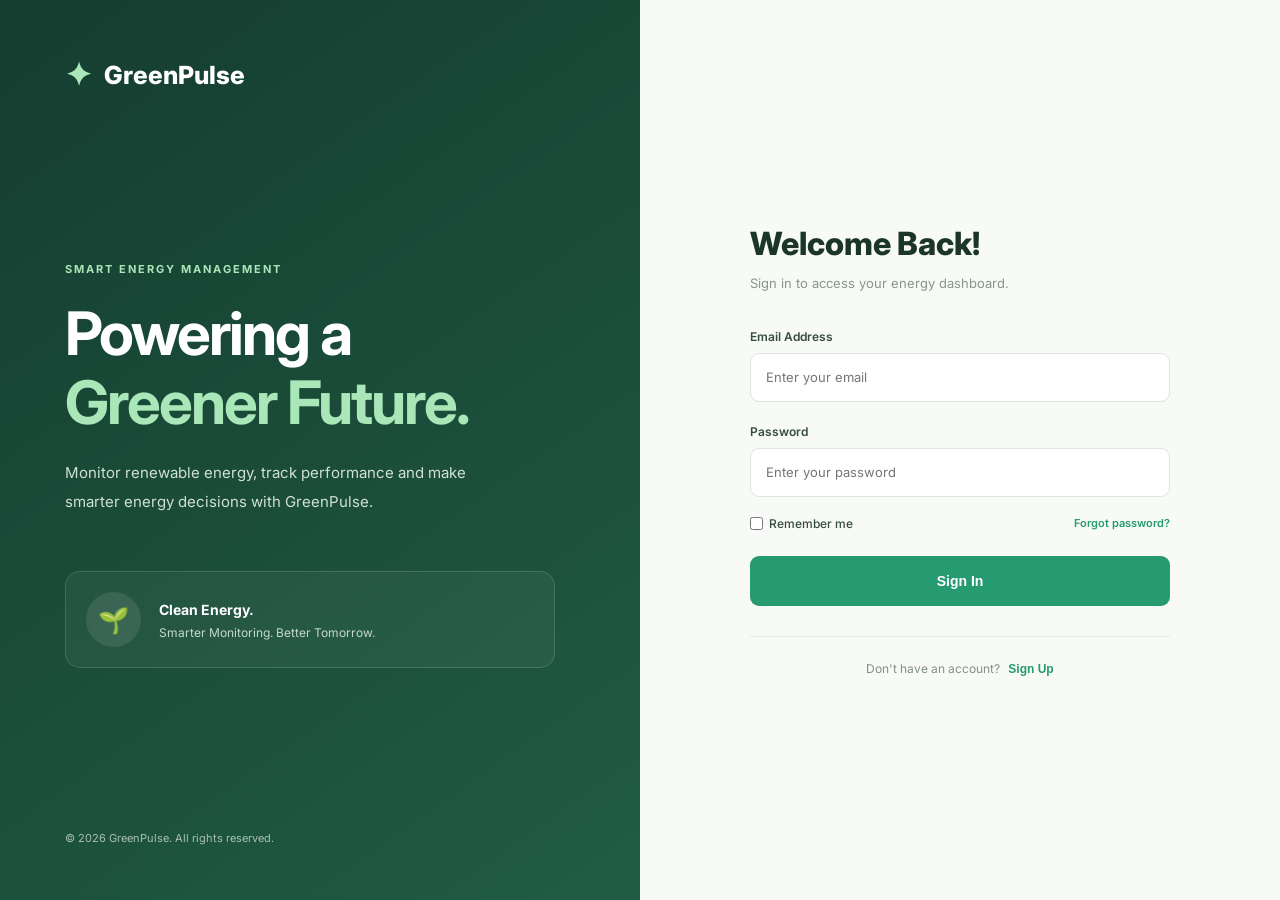
<file: frontend/login.html>
<!DOCTYPE html>
<html lang="en">
<head>
    <meta charset="UTF-8">
    <meta name="viewport" content="width=device-width, initial-scale=1.0">
    <title>GreenPulse | Welcome</title>
    <link rel="stylesheet" href="auth.css">
</head>

<body>

    <div class="auth-container">

        <div class="auth-left">
            <div class="brand">
                <span class="brand-icon">✦</span>
                <span>GreenPulse</span>
            </div>

            <div class="welcome-content">
                <span class="eyebrow">SMART ENERGY MANAGEMENT</span>

                <h1>Powering a<br>
                    <span>Greener Future.</span>
                </h1>

                <p>
                    Monitor renewable energy, track performance
                    and make smarter energy decisions with GreenPulse.
                </p>

                <div class="energy-decoration">
                    <div class="energy-circle">🌱</div>
                    <div>
                        <strong>Clean Energy.</strong>
                        <p>Smarter Monitoring. Better Tomorrow.</p>
                    </div>
                </div>
            </div>

            <div class="left-footer">
                © 2026 GreenPulse. All rights reserved.
            </div>
        </div>


        <div class="auth-right">

            <div class="auth-card">

                <div class="mobile-brand">✦ GreenPulse</div>

                <div class="auth-heading">
                    <h2 id="formTitle">Welcome Back!</h2>
                    <p id="formSubtitle">
                        Sign in to access your energy dashboard.
                    </p>
                </div>


                <!-- Login Form -->

                <form id="loginForm">

                    <label>Email Address</label>
                    <input
                        type="email"
                        id="loginEmail"
                        placeholder="Enter your email"
                        required
                    >

                    <label>Password</label>
                    <input
                        type="password"
                        id="loginPassword"
                        placeholder="Enter your password"
                        required
                    >

                    <div class="form-options">
                        <label class="remember">
                            <input type="checkbox" id="rememberMe">
                            Remember me
                        </label>

                        <a href="#" id="forgotPassword">
                            Forgot password?
                        </a>
                    </div>

                    <button type="submit" class="auth-button">
                        Sign In
                    </button>

                </form>


                <!-- Registration Form -->

                <form id="registerForm" class="hidden">

                    <label>Full Name</label>
                    <input
                        type="text"
                        id="registerName"
                        placeholder="Enter your full name"
                        required
                    >

                    <label>Email Address</label>
                    <input
                        type="email"
                        id="registerEmail"
                        placeholder="Enter your email"
                        required
                    >

                    <label>Password</label>
                    <input
                        type="password"
                        id="registerPassword"
                        placeholder="Create a password (minimum 8 characters)"
                        minlength="8"
                        required
                    >

                    <label>Confirm Password</label>
                    <input
                        type="password"
                        id="confirmPassword"
                        placeholder="Confirm your password"
                        required
                    >

                    <button type="submit" class="auth-button">
                        Create Account
                    </button>

                </form>


                <div id="authMessage" class="auth-message"></div>


                <div class="switch-auth">
                    <span id="switchText">Don't have an account?</span>
                    <button type="button" id="switchButton">
                        Sign Up
                    </button>
                </div>

            </div>

        </div>

    </div>

    <script src="auth.js"></script>

</body>
</html>
</file>
<file: frontend/auth.css>
@import url('https://fonts.googleapis.com/css2?family=Inter:wght@400;500;600;700;800&display=swap');

* {
    margin: 0;
    padding: 0;
    box-sizing: border-box;
}

body {
    font-family: 'Inter', sans-serif;
    background: #f4f7f5;
    min-height: 100vh;
    color: #20352c;
}

.auth-container {
    display: grid;
    grid-template-columns: 1fr 1fr;
    min-height: 100vh;
}

/* Left Section */

.auth-left {
    background: linear-gradient(145deg, #153d30, #205c43);
    color: white;
    padding: 55px 65px;
    display: flex;
    flex-direction: column;
    justify-content: space-between;
}

.brand {
    display: flex;
    align-items: center;
    gap: 12px;
    font-size: 25px;
    font-weight: 800;
}

.brand-icon {
    color: #a9e6b8;
    font-size: 32px;
}

.welcome-content {
    max-width: 490px;
}

.eyebrow {
    color: #a9e6b8;
    font-size: 11px;
    letter-spacing: 2px;
    font-weight: 700;
}

.welcome-content h1 {
    font-size: clamp(40px, 5vw, 60px);
    line-height: 1.15;
    margin: 22px 0;
    letter-spacing: -2px;
}

.welcome-content h1 span {
    color: #a9e6b8;
}

.welcome-content > p {
    color: #d0e0d7;
    font-size: 15px;
    line-height: 1.9;
    max-width: 420px;
}

.energy-decoration {
    display: flex;
    align-items: center;
    gap: 18px;
    margin-top: 55px;
    padding: 20px;
    border: 1px solid #ffffff25;
    border-radius: 15px;
    background: #ffffff0c;
}

.energy-circle {
    width: 55px;
    height: 55px;
    background: #ffffff18;
    border-radius: 50%;
    display: grid;
    place-items: center;
    font-size: 25px;
}

.energy-decoration strong {
    font-size: 14px;
}

.energy-decoration p {
    color: #c4d9cc;
    font-size: 12px;
    margin-top: 6px;
}

.left-footer {
    color: #a8c0b2;
    font-size: 11px;
}

/* Right Section */

.auth-right {
    display: flex;
    align-items: center;
    justify-content: center;
    padding: 40px;
    background: #f8faf8;
}

.auth-card {
    width: 100%;
    max-width: 420px;
}

.mobile-brand {
    display: none;
    color: #205c43;
    font-size: 22px;
    font-weight: 800;
    margin-bottom: 35px;
}

.auth-heading {
    margin-bottom: 35px;
}

.auth-heading h2 {
    font-size: 32px;
    font-weight: 800;
    color: #1c352a;
    margin-bottom: 10px;
}

.auth-heading p {
    font-size: 13px;
    color: #87958d;
    line-height: 1.6;
}

/* Forms */

form {
    display: flex;
    flex-direction: column;
}

form label {
    font-size: 12px;
    font-weight: 600;
    margin-bottom: 9px;
    color: #354c40;
}

form input:not([type="checkbox"]) {
    height: 49px;
    border: 1px solid #dce5df;
    border-radius: 9px;
    padding: 0 15px;
    font-family: inherit;
    font-size: 13px;
    outline: none;
    margin-bottom: 22px;
    background: white;
    transition: 0.2s;
}

form input:focus {
    border-color: #269b72;
    box-shadow: 0 0 0 3px #269b7215;
}

.form-options {
    display: flex;
    justify-content: space-between;
    align-items: center;
    margin: -3px 0 25px;
    font-size: 11px;
}

.remember {
    display: flex;
    align-items: center;
    gap: 6px;
    margin: 0;
    font-weight: 500;
}

.form-options a {
    color: #269b72;
    text-decoration: none;
    font-weight: 600;
}

.auth-button {
    height: 50px;
    background: #269b72;
    color: white;
    border: none;
    border-radius: 9px;
    font-size: 14px;
    font-weight: 700;
    cursor: pointer;
    transition: 0.25s;
}

.auth-button:hover {
    background: #1e805d;
    transform: translateY(-1px);
}

.auth-button:disabled {
    opacity: 0.6;
    cursor: not-allowed;
    transform: none;
}

.hidden {
    display: none !important;
}

/* Messages */

.auth-message {
    font-size: 12px;
    text-align: center;
    margin-top: 18px;
    line-height: 1.6;
}

.auth-message.success {
    color: #218653;
}

.auth-message.error {
    color: #d34a4a;
}

/* Login / Signup Switch */

.switch-auth {
    border-top: 1px solid #e7ece8;
    margin-top: 30px;
    padding-top: 24px;
    text-align: center;
    font-size: 12px;
    color: #829087;
}

.switch-auth button {
    border: none;
    background: none;
    color: #269b72;
    font-weight: 700;
    font-size: 12px;
    cursor: pointer;
    margin-left: 5px;
}

/* Responsive Design */

@media (max-width: 850px) {
    .auth-container {
        grid-template-columns: 1fr;
    }

    .auth-left {
        display: none;
    }

    .auth-right {
        min-height: 100vh;
        padding: 30px 22px;
    }

    .mobile-brand {
        display: block;
    }
}

@media (max-width: 480px) {
    .auth-heading h2 {
        font-size: 27px;
    }

    .auth-card {
        max-width: 100%;
    }
}
</file>
